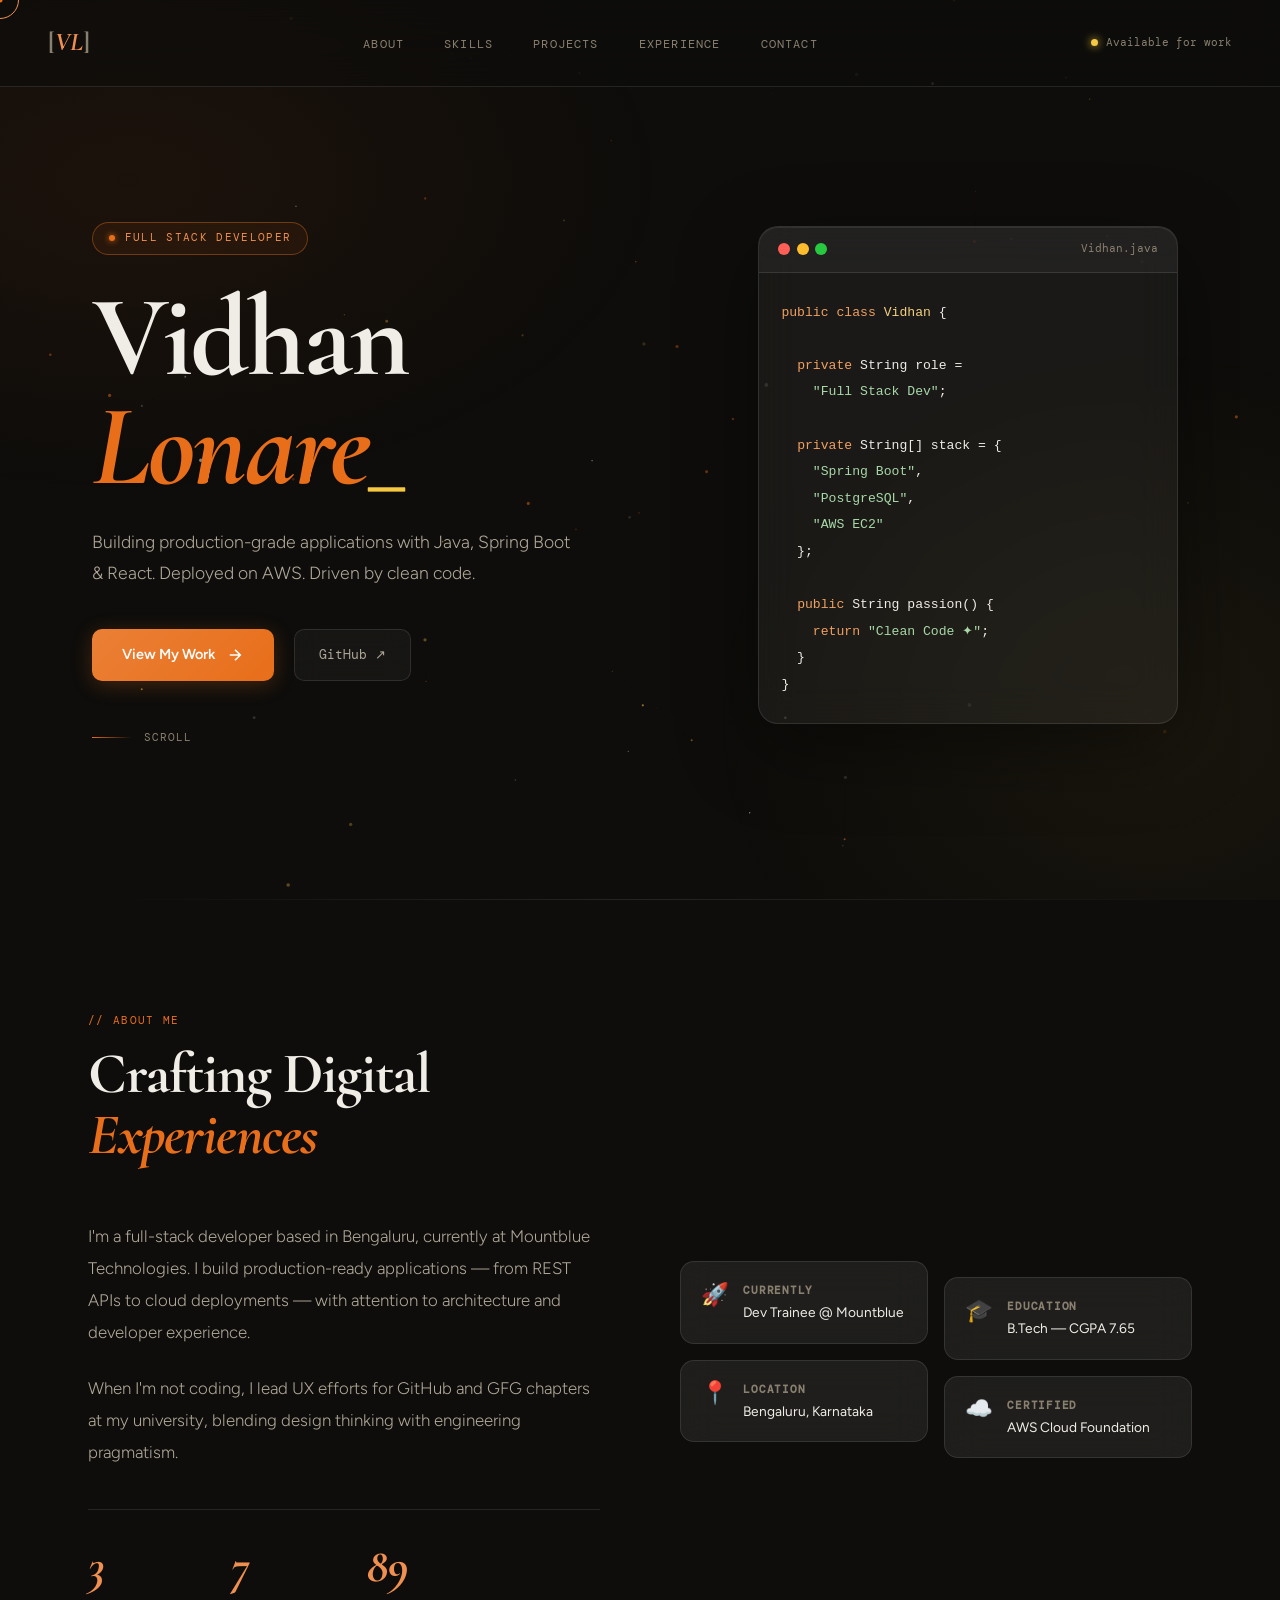
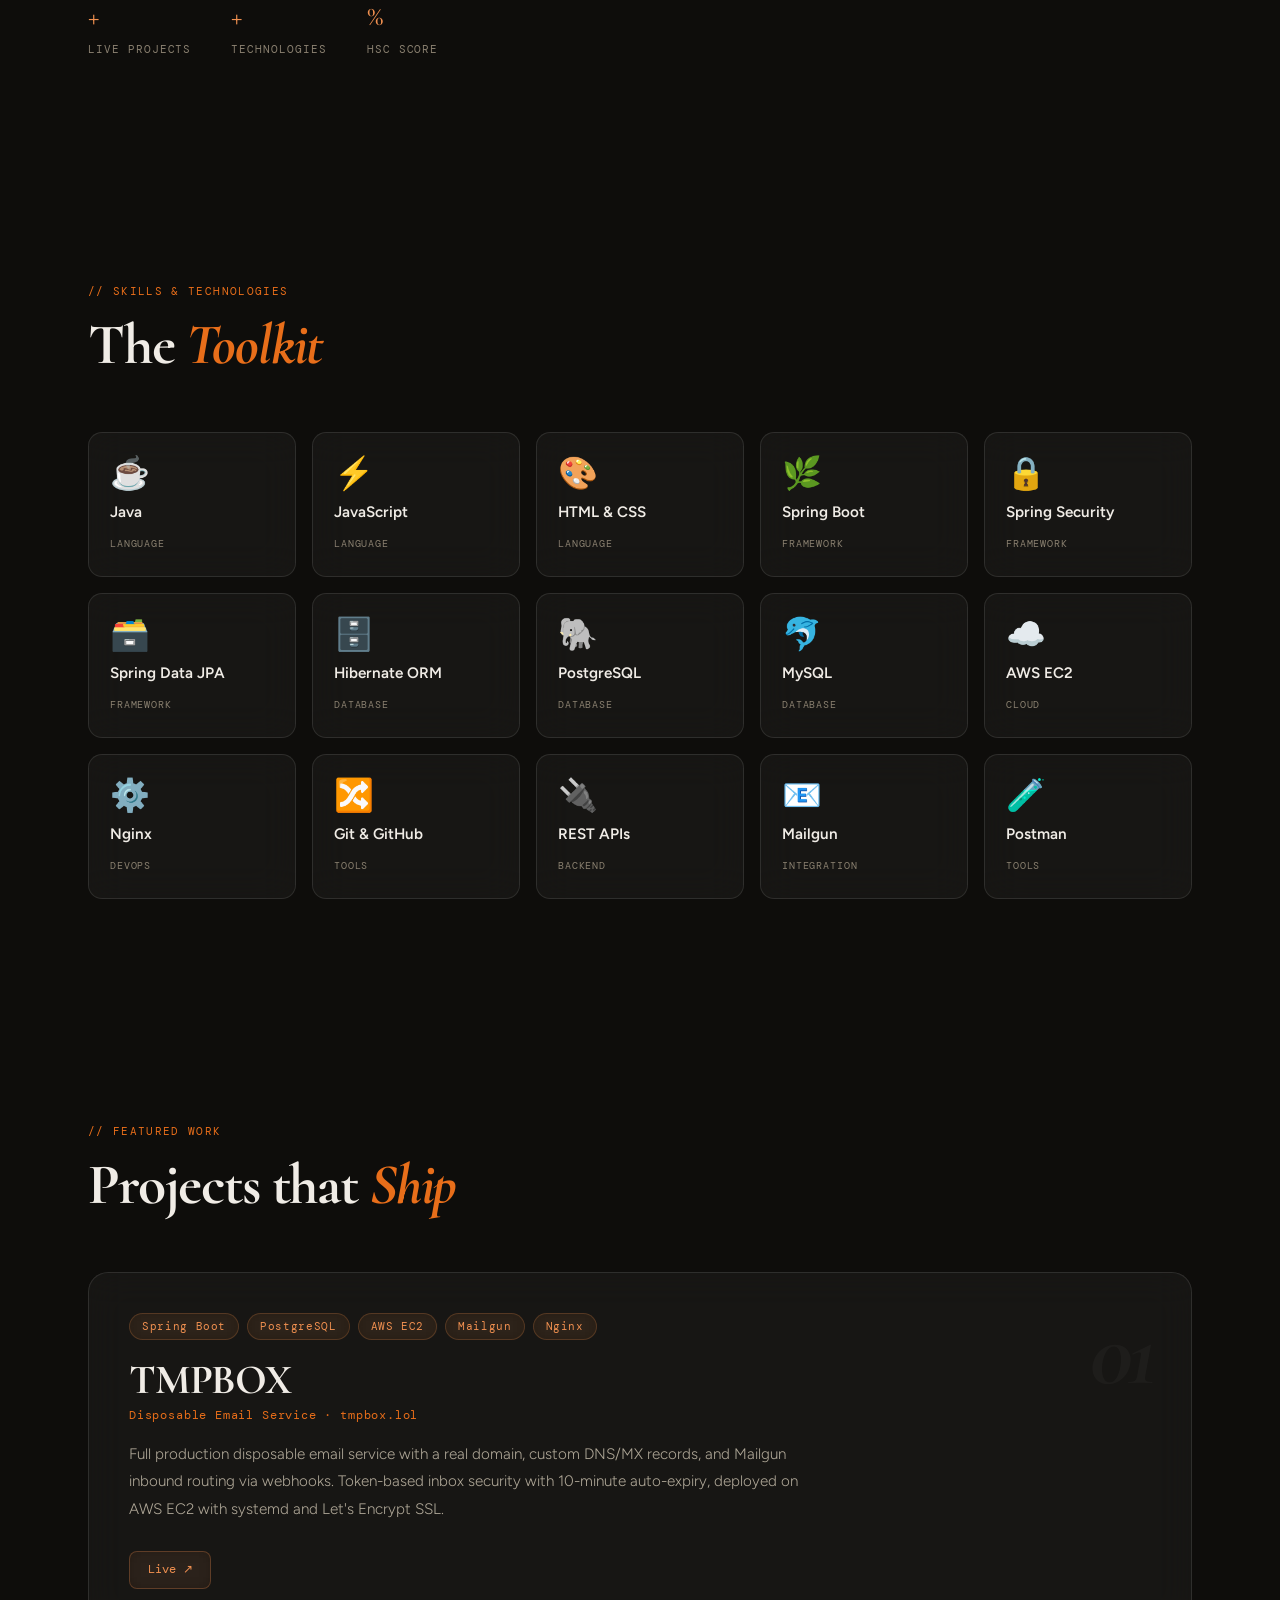
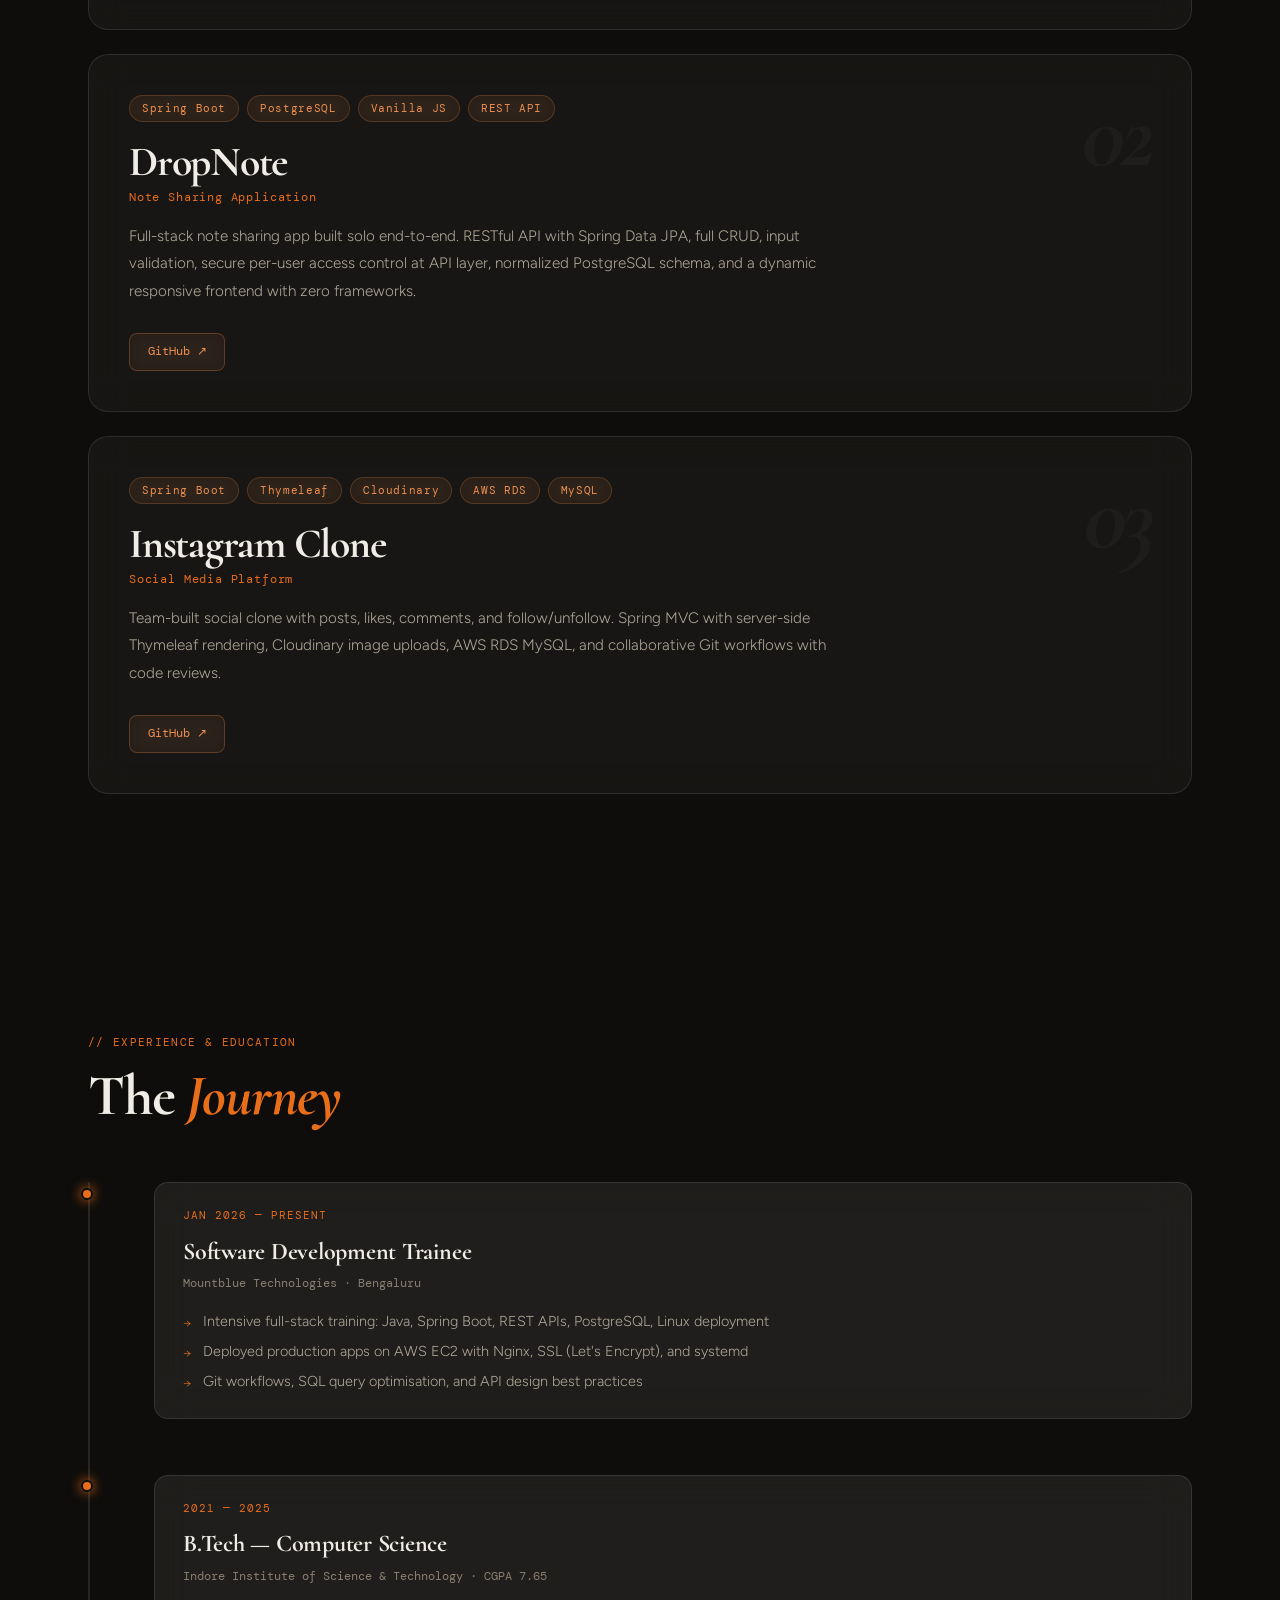
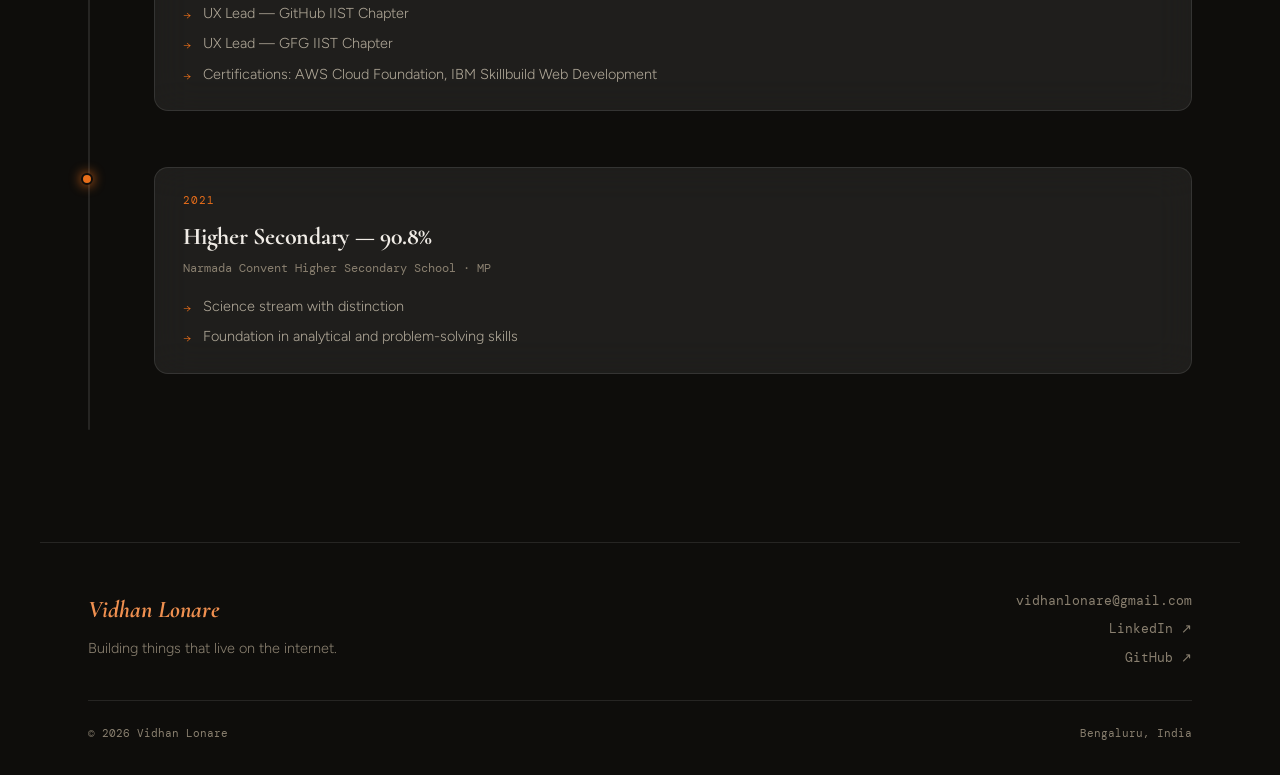
<file: home.html>
<!DOCTYPE html>
<html lang="en">
<head>
  <meta charset="UTF-8" />
  <meta name="viewport" content="width=device-width, initial-scale=1.0" />
  <title>Vidhan Lonare — Full Stack Developer</title>
  <link rel="preconnect" href="https://fonts.googleapis.com" />
  <link rel="preconnect" href="https://fonts.gstatic.com" crossorigin />
  <link href="https://fonts.googleapis.com/css2?family=Cormorant:ital,wght@0,300;0,400;0,600;0,700;1,300;1,400;1,700&family=Figtree:wght@300;400;500;600;700&family=DM+Mono:ital,wght@0,400;0,500;1,400&display=swap" rel="stylesheet" />
  <link rel="stylesheet" href="home.css" />
</head>
<body>

  <!-- Custom Cursor -->
  <div class="cursor-outer" id="cursorOuter"></div>
  <div class="cursor-dot"   id="cursorDot"></div>

  <!-- Navigation -->
  <nav id="navbar">
    <div class="nav-logo"><span class="logo-bracket">[</span>VL<span class="logo-bracket">]</span></div>
    <ul class="nav-links">
      <li><a href="#about"      class="nav-link magnetic">About</a></li>
      <li><a href="#skills"     class="nav-link magnetic">Skills</a></li>
      <li><a href="#projects"   class="nav-link magnetic">Projects</a></li>
      <li><a href="#experience" class="nav-link magnetic">Experience</a></li>
      <li><a href="#contact"    class="nav-link magnetic" id="contactBtn">Contact</a></li>
    </ul>
    <div class="nav-status"><span class="status-dot"></span>Available for work</div>
  </nav>

  <!-- Hero -->
  <section id="hero">
    <canvas id="particleCanvas"></canvas>
    <div class="hero-content">
      <div class="hero-tag reveal-up">Full Stack Developer</div>
      <h1 class="hero-title reveal-up">
        <span class="title-line">Vidhan</span>
        <span class="title-line accent-line">Lonare<span class="cursor-blink">_</span></span>
      </h1>
      <p class="hero-sub reveal-up">Building production-grade applications with Java, Spring Boot &amp; React. Deployed on AWS. Driven by clean code.</p>
      <div class="hero-cta reveal-up">
        <a href="#projects" class="btn-primary magnetic" id="heroBtn">
          <span>View My Work</span>
          <svg width="18" height="18" viewBox="0 0 24 24" fill="none" stroke="currentColor" stroke-width="2.2"><path d="M5 12h14M12 5l7 7-7 7"/></svg>
        </a>
        <a href="https://github.com/vidhanjodd" target="_blank" class="btn-ghost magnetic">GitHub ↗</a>
      </div>
      <div class="hero-scroll reveal-up">
        <div class="scroll-line"></div>
        <span>scroll</span>
      </div>
    </div>

    <div class="hero-code reveal-right">
      <div class="code-window">
        <div class="code-titlebar">
          <span class="dot red"></span>
          <span class="dot yellow"></span>
          <span class="dot green"></span>
          <span class="code-filename">Vidhan.java</span>
        </div>
        <pre class="code-body"><code><span class="c-keyword">public class</span> <span class="c-class">Vidhan</span> {

  <span class="c-keyword">private</span> String role =
    <span class="c-string">"Full Stack Dev"</span>;

  <span class="c-keyword">private</span> String[] stack = {
    <span class="c-string">"Spring Boot"</span>,
    <span class="c-string">"PostgreSQL"</span>,
    <span class="c-string">"AWS EC2"</span>
  };

  <span class="c-keyword">public</span> String passion() {
    <span class="c-keyword">return</span> <span class="c-string">"Clean Code ✦"</span>;
  }
}</code></pre>
      </div>
    </div>
  </section>

  <!-- About -->
  <section id="about">
    <div class="section-label reveal-up">// about me</div>
    <div class="about-grid">
      <div class="about-left reveal-left">
        <h2 class="section-title">Crafting Digital <br/><span class="accent">Experiences</span></h2>
        <p class="about-text">I'm a full-stack developer based in Bengaluru, currently at Mountblue Technologies. I build production-ready applications — from REST APIs to cloud deployments — with attention to architecture and developer experience.</p>
        <p class="about-text">When I'm not coding, I lead UX efforts for GitHub and GFG chapters at my university, blending design thinking with engineering pragmatism.</p>
        <div class="about-stats">
          <div class="stat-item">
            <span class="stat-num" data-target="3">0</span><span class="stat-suffix">+</span>
            <span class="stat-label">Live Projects</span>
          </div>
          <div class="stat-item">
            <span class="stat-num" data-target="7">0</span><span class="stat-suffix">+</span>
            <span class="stat-label">Technologies</span>
          </div>
          <div class="stat-item">
            <span class="stat-num" data-target="90">0</span><span class="stat-suffix">%</span>
            <span class="stat-label">HSC Score</span>
          </div>
        </div>
      </div>
      <div class="about-right reveal-right">
        <div class="about-card-stack">
          <div class="info-card card-1">
            <div class="card-icon">🚀</div>
            <div class="card-text">
              <strong>Currently</strong>
              <span>Dev Trainee @ Mountblue</span>
            </div>
          </div>
          <div class="info-card card-2">
            <div class="card-icon">🎓</div>
            <div class="card-text">
              <strong>Education</strong>
              <span>B.Tech — CGPA 7.65</span>
            </div>
          </div>
          <div class="info-card card-3">
            <div class="card-icon">📍</div>
            <div class="card-text">
              <strong>Location</strong>
              <span>Bengaluru, Karnataka</span>
            </div>
          </div>
          <div class="info-card card-4">
            <div class="card-icon">☁️</div>
            <div class="card-text">
              <strong>Certified</strong>
              <span>AWS Cloud Foundation</span>
            </div>
          </div>
        </div>
      </div>
    </div>
  </section>

  <!-- Skills -->
  <section id="skills">
    <div class="section-label reveal-up">// skills &amp; technologies</div>
    <h2 class="section-title reveal-up">The <span class="accent">Toolkit</span></h2>
    <div class="skills-grid" id="skillsGrid"></div>
  </section>

  <!-- Projects -->
  <section id="projects">
    <div class="section-label reveal-up">// featured work</div>
    <h2 class="section-title reveal-up">Projects that <span class="accent">Ship</span></h2>
    <div class="projects-container">

      <div class="project-card">
        <div class="project-inner">
          <div class="project-meta">
            <span class="project-tag">Spring Boot</span>
            <span class="project-tag">PostgreSQL</span>
            <span class="project-tag">AWS EC2</span>
            <span class="project-tag">Mailgun</span>
            <span class="project-tag">Nginx</span>
          </div>
          <h3 class="project-title">TMPBOX</h3>
          <p class="project-sub">Disposable Email Service · tmpbox.lol</p>
          <p class="project-desc">Full production disposable email service with a real domain, custom DNS/MX records, and Mailgun inbound routing via webhooks. Token-based inbox security with 10-minute auto-expiry, deployed on AWS EC2 with systemd and Let's Encrypt SSL.</p>
          <div class="project-links">
            <a href="https://tmpbox.lol" target="_blank" class="project-link magnetic">Live ↗</a>
          </div>
          <div class="project-number">01</div>
        </div>
      </div>

      <div class="project-card">
        <div class="project-inner">
          <div class="project-meta">
            <span class="project-tag">Spring Boot</span>
            <span class="project-tag">PostgreSQL</span>
            <span class="project-tag">Vanilla JS</span>
            <span class="project-tag">REST API</span>
          </div>
          <h3 class="project-title">DropNote</h3>
          <p class="project-sub">Note Sharing Application</p>
          <p class="project-desc">Full-stack note sharing app built solo end-to-end. RESTful API with Spring Data JPA, full CRUD, input validation, secure per-user access control at API layer, normalized PostgreSQL schema, and a dynamic responsive frontend with zero frameworks.</p>
          <div class="project-links">
            <a href="https://github.com/vidhanjodd" target="_blank" class="project-link magnetic">GitHub ↗</a>
          </div>
          <div class="project-number">02</div>
        </div>
      </div>

      <div class="project-card">
        <div class="project-inner">
          <div class="project-meta">
            <span class="project-tag">Spring Boot</span>
            <span class="project-tag">Thymeleaf</span>
            <span class="project-tag">Cloudinary</span>
            <span class="project-tag">AWS RDS</span>
            <span class="project-tag">MySQL</span>
          </div>
          <h3 class="project-title">Instagram Clone</h3>
          <p class="project-sub">Social Media Platform</p>
          <p class="project-desc">Team-built social clone with posts, likes, comments, and follow/unfollow. Spring MVC with server-side Thymeleaf rendering, Cloudinary image uploads, AWS RDS MySQL, and collaborative Git workflows with code reviews.</p>
          <div class="project-links">
            <a href="https://github.com/vidhanjodd" target="_blank" class="project-link magnetic">GitHub ↗</a>
          </div>
          <div class="project-number">03</div>
        </div>
      </div>

    </div>
  </section>

  <!-- Experience -->
  <section id="experience">
    <div class="section-label reveal-up">// experience &amp; education</div>
    <h2 class="section-title reveal-up">The <span class="accent">Journey</span></h2>
    <div class="timeline" id="timeline">
      <div class="timeline-line">
        <div class="timeline-progress" id="timelineProgress"></div>
      </div>
      <div class="timeline-items">

        <div class="timeline-item reveal-timeline">
          <div class="timeline-dot"></div>
          <div class="timeline-content-card">
            <div class="timeline-date">Jan 2026 — Present</div>
            <h3 class="timeline-title">Software Development Trainee</h3>
            <p class="timeline-company">Mountblue Technologies · Bengaluru</p>
            <ul class="timeline-list">
              <li>Intensive full-stack training: Java, Spring Boot, REST APIs, PostgreSQL, Linux deployment</li>
              <li>Deployed production apps on AWS EC2 with Nginx, SSL (Let's Encrypt), and systemd</li>
              <li>Git workflows, SQL query optimisation, and API design best practices</li>
            </ul>
          </div>
        </div>

        <div class="timeline-item reveal-timeline">
          <div class="timeline-dot"></div>
          <div class="timeline-content-card">
            <div class="timeline-date">2021 — 2025</div>
            <h3 class="timeline-title">B.Tech — Computer Science</h3>
            <p class="timeline-company">Indore Institute of Science &amp; Technology · CGPA 7.65</p>
            <ul class="timeline-list">
              <li>UX Lead — GitHub IIST Chapter</li>
              <li>UX Lead — GFG IIST Chapter</li>
              <li>Certifications: AWS Cloud Foundation, IBM Skillbuild Web Development</li>
            </ul>
          </div>
        </div>

        <div class="timeline-item reveal-timeline">
          <div class="timeline-dot"></div>
          <div class="timeline-content-card">
            <div class="timeline-date">2021</div>
            <h3 class="timeline-title">Higher Secondary — 90.8%</h3>
            <p class="timeline-company">Narmada Convent Higher Secondary School · MP</p>
            <ul class="timeline-list">
              <li>Science stream with distinction</li>
              <li>Foundation in analytical and problem-solving skills</li>
            </ul>
          </div>
        </div>

      </div>
    </div>
  </section>

  <!-- Footer -->
  <footer id="footer">
    <div class="footer-content">
      <div class="footer-left">
        <div class="footer-logo">Vidhan Lonare</div>
        <p>Building things that live on the internet.</p>
      </div>
      <div class="footer-links">
        <a href="mailto:vidhanlonare@gmail.com" class="footer-link magnetic">vidhanlonare@gmail.com</a>
        <a href="https://linkedin.com/in/vidhanlonare" target="_blank" class="footer-link magnetic">LinkedIn ↗</a>
        <a href="https://github.com/vidhanjodd" target="_blank" class="footer-link magnetic">GitHub ↗</a>
      </div>
    </div>
    <div class="footer-bottom">
      <span>© 2026 Vidhan Lonare</span>
      <span>Bengaluru, India</span>
    </div>
  </footer>

  <!-- Contact Modal -->
  <div class="modal-overlay" id="modalOverlay">
    <div class="modal-glass" id="modalGlass">
      <button class="modal-close" id="modalClose">✕</button>
      <div class="modal-tag">Let's Connect</div>
      <h2 class="modal-title">Say Hello<span style="color:var(--accent)">.</span></h2>
      <form class="modal-form" id="contactForm">
        <div class="form-group">
          <input type="text"  id="formName"    placeholder=" " required autocomplete="off" />
          <label for="formName">Your Name</label>
          <div class="input-glow"></div>
        </div>
        <div class="form-group">
          <input type="email" id="formEmail"   placeholder=" " required autocomplete="off" />
          <label for="formEmail">Email Address</label>
          <div class="input-glow"></div>
        </div>
        <div class="form-group">
          <textarea id="formMessage" rows="4"  placeholder=" " required></textarea>
          <label for="formMessage">Your Message</label>
          <div class="input-glow"></div>
        </div>
        <button type="submit" class="btn-primary magnetic" style="width:100%;justify-content:center;">
          <span>Send Message</span>
          <svg width="18" height="18" viewBox="0 0 24 24" fill="none" stroke="currentColor" stroke-width="2"><path d="M22 2L11 13M22 2l-7 20-4-9-9-4 20-7z"/></svg>
        </button>
      </form>
      <div class="modal-direct">
        <span>Or reach directly:</span>
        <a href="mailto:vidhanlonare@gmail.com">vidhanlonare@gmail.com</a>
      </div>
    </div>
  </div>

  <script src="home.js"></script>
</body>
</html>
</file>
<file: home.css>
/* ============================================
   VIDHAN LONARE — PORTFOLIO
   Elegant Amber · Charcoal · Glassmorphism
   ============================================ */

   :root {
    --bg:         #0e0d0b;
    --bg2:        #131210;
    --bg3:        #171512;
  
    /* Glass */
    --glass:      rgba(255, 255, 255, 0.04);
    --glass-md:   rgba(255, 255, 255, 0.07);
    --glass-border: rgba(255, 255, 255, 0.10);
    --glass-border-lit: rgba(230, 120, 30, 0.38);
    --glass-blur: 18px;
  
    /* Orange / Amber palette */
    --accent:     #e86e1a;
    --accent-lt:  #f09050;
    --accent-dim: rgba(232, 110, 26, 0.15);
    --accent2:    #c4551a;
    --accent3:    #f5c842;
    --glow:       rgba(232, 110, 26, 0.30);
  
    /* Text */
    --text:       #f0ece6;
    --text-muted: #8a8070;
    --text-dim:   #b0a898;
  
    /* Fonts */
    --font-display: 'Cormorant', serif;
    --font-body:    'Figtree', sans-serif;
    --font-mono:    'DM Mono', monospace;
  
    --radius:  14px;
    --ease:    cubic-bezier(0.16, 1, 0.3, 1);
  }
  
  /* ---- RESET ---- */
  *, *::before, *::after { box-sizing: border-box; margin: 0; padding: 0; }
  html { scroll-behavior: smooth; }
  body {
    background: var(--bg);
    color: var(--text);
    font-family: var(--font-body);
    overflow-x: hidden;
    cursor: none;
    line-height: 1.6;
  }
  
  /* Ambient orbs */
  body::after {
    content: '';
    position: fixed; inset: 0; z-index: 0; pointer-events: none;
    background:
      radial-gradient(ellipse 60% 50% at 10% 20%, rgba(200,80,20,0.08) 0%, transparent 70%),
      radial-gradient(ellipse 50% 60% at 90% 80%, rgba(245,200,66,0.05) 0%, transparent 70%);
  }
  
  a  { text-decoration: none; color: inherit; }
  ul { list-style: none; }
  ::selection { background: var(--accent); color: #fff; }
  
  /* ============================================
     CUSTOM CURSOR
     ============================================ */
  .cursor-outer {
    position: fixed; top:0; left:0; z-index:9999;
    width:38px; height:38px;
    border: 1.5px solid var(--accent-lt);
    border-radius: 50%;
    pointer-events: none;
    transform: translate(-50%,-50%);
    transition: width .3s var(--ease), height .3s var(--ease), background .3s ease, border-color .3s ease;
  }
  .cursor-dot {
    position:fixed; top:0; left:0; z-index:10000;
    width:5px; height:5px;
    background: var(--accent);
    border-radius:50%;
    pointer-events:none;
    transform: translate(-50%,-50%);
  }
  body.cursor-hover .cursor-outer {
    width:64px; height:64px;
    background: rgba(232,110,26,0.09);
    border-color: var(--accent);
  }
  
  /* ============================================
     NAVIGATION
     ============================================ */
  #navbar {
    position:fixed; top:0; left:0; right:0; z-index:1000;
    display:flex; align-items:center; justify-content:space-between;
    padding: 1.4rem 3rem;
    background: rgba(14,13,11,0.55);
    backdrop-filter: blur(24px);
    -webkit-backdrop-filter: blur(24px);
    border-bottom: 1px solid var(--glass-border);
    transition: padding .4s var(--ease), background .4s ease;
  }
  #navbar.scrolled { padding: .9rem 3rem; background: rgba(14,13,11,0.85); }
  
  .nav-logo {
    font-family: var(--font-display);
    font-size: 1.6rem; font-weight:700; font-style:italic;
    color: var(--accent-lt);
  }
  .logo-bracket { color: var(--text-muted); font-style:normal; }
  
  .nav-links { display:flex; gap:2.5rem; }
  .nav-link {
    font-family: var(--font-mono); font-size:.74rem;
    color: var(--text-muted); letter-spacing:.1em; text-transform:uppercase;
    transition: color .3s ease;
    position:relative;
  }
  .nav-link::after {
    content:''; position:absolute; bottom:-4px; left:0; right:0;
    height:1px; background: var(--accent);
    transform:scaleX(0); transform-origin:left;
    transition: transform .4s var(--ease);
  }
  .nav-link:hover { color: var(--accent-lt); }
  .nav-link:hover::after { transform:scaleX(1); }
  
  .nav-status {
    display:flex; align-items:center; gap:.5rem;
    font-family: var(--font-mono); font-size:.68rem; color: var(--text-muted);
  }
  .status-dot {
    width:7px; height:7px; border-radius:50%;
    background: var(--accent3); box-shadow:0 0 8px var(--accent3);
    animation: pulse-dot 2s ease-in-out infinite;
  }
  @keyframes pulse-dot { 0%,100%{opacity:1} 50%{opacity:.35} }
  
  /* ============================================
     HERO
     ============================================ */
  #hero {
    position:relative; min-height:100vh;
    display:flex; align-items:center;
    padding: 8rem 3rem 4rem;
    overflow:hidden;
  }
  #particleCanvas { position:absolute; inset:0; width:100%; height:100%; z-index:0; }
  
  #hero::before {
    content:''; position:absolute; bottom:0; left:3rem; right:3rem;
    height:1px;
    background: linear-gradient(90deg, transparent, var(--glass-border), transparent);
  }
  
  .hero-content { position:relative; z-index:2; max-width:620px; flex:1; }
  
  .hero-tag {
    display:inline-flex; align-items:center; gap:.6rem;
    font-family: var(--font-mono); font-size:.7rem;
    color: var(--accent-lt);
    border: 1px solid var(--glass-border-lit);
    padding: .4rem 1rem; border-radius:99px;
    letter-spacing:.12em; text-transform:uppercase;
    margin-bottom:1.75rem;
    background: rgba(232,110,26,0.07);
    backdrop-filter: blur(8px);
  }
  .hero-tag::before {
    content:''; width:6px; height:6px; border-radius:50%;
    background: var(--accent); box-shadow:0 0 6px var(--accent);
  }
  
  .hero-title {
    font-family: var(--font-display);
    font-size: clamp(4rem,9vw,8rem);
    font-weight:700; line-height:.95;
    letter-spacing:-.02em; margin-bottom:1.5rem;
  }
  .title-line { display:block; }
  .accent-line { color: var(--accent); font-style:italic; }
  .cursor-blink { animation: blink 1.1s step-end infinite; color: var(--accent3); font-weight:300; }
  @keyframes blink { 0%,100%{opacity:1} 50%{opacity:0} }
  
  .hero-sub {
    font-family: var(--font-body); font-weight:300;
    font-size: clamp(.95rem,1.5vw,1.1rem);
    color: var(--text-dim); line-height:1.8;
    max-width:480px; margin-bottom:2.5rem;
  }
  .hero-cta { display:flex; align-items:center; gap:1.25rem; flex-wrap:wrap; margin-bottom:3rem; }
  
  .hero-scroll {
    display:flex; align-items:center; gap:.75rem;
    font-family: var(--font-mono); font-size:.67rem;
    color: var(--text-muted); text-transform:uppercase; letter-spacing:.1em;
  }
  .scroll-line {
    width:40px; height:1px;
    background: linear-gradient(90deg, var(--accent), transparent);
    animation: spulse 2.5s ease-in-out infinite;
  }
  @keyframes spulse { 0%,100%{width:40px;opacity:.5} 50%{width:64px;opacity:1} }
  
  /* Buttons */
  .btn-primary {
    display:inline-flex; align-items:center; gap:.65rem;
    background: var(--accent); color:#fff;
    font-family: var(--font-body); font-weight:600; font-size:.9rem;
    padding: .9rem 1.9rem; border-radius:10px;
    border:none; cursor:none; position:relative; overflow:hidden;
    transition: transform .3s var(--ease), box-shadow .3s ease, background .3s ease;
    box-shadow: 0 4px 20px rgba(232,110,26,.25);
  }
  .btn-primary::after {
    content:''; position:absolute; inset:0;
    background: linear-gradient(135deg,rgba(255,255,255,.12),transparent);
    border-radius:inherit;
  }
  .btn-primary:hover { background: var(--accent-lt); box-shadow:0 8px 32px rgba(232,110,26,.45); }
  
  .btn-ghost {
    display:inline-flex; align-items:center; gap:.4rem;
    font-family: var(--font-mono); font-size:.82rem;
    color: var(--text-dim);
    border: 1px solid var(--glass-border);
    background: var(--glass); backdrop-filter:blur(12px);
    padding: .9rem 1.5rem; border-radius:10px;
    transition: border-color .3s ease, color .3s ease, background .3s ease;
  }
  .btn-ghost:hover { border-color: var(--glass-border-lit); color: var(--accent-lt); background: var(--accent-dim); }
  
  /* Code Window */
  .hero-code { position:relative; z-index:2; flex:1; max-width:420px; margin-left:auto; }
  .code-window {
    background: rgba(255,255,255,0.05);
    backdrop-filter: blur(20px); -webkit-backdrop-filter: blur(20px);
    border: 1px solid var(--glass-border);
    border-radius:20px; overflow:hidden;
    box-shadow: 0 24px 80px rgba(0,0,0,.4), inset 0 1px 0 rgba(255,255,255,.07);
  }
  .code-titlebar {
    display:flex; align-items:center; gap:.4rem;
    padding: .85rem 1.2rem;
    background: rgba(255,255,255,0.04);
    border-bottom: 1px solid var(--glass-border);
  }
  .dot { width:12px; height:12px; border-radius:50%; }
  .dot.red{background:#ff5f56} .dot.yellow{background:#ffbd2e} .dot.green{background:#27c93f}
  .code-filename { margin-left:auto; font-family:var(--font-mono); font-size:.7rem; color:var(--text-muted); }
  .code-body { padding:1.6rem 1.4rem; font-family:var(--font-mono); font-size:.82rem; line-height:1.95; overflow-x:auto; }
  .c-keyword{color:#f0a060} .c-class{color:#f5d080} .c-string{color:#a8d8a8}
  
  /* ============================================
     SECTIONS — COMMON
     ============================================ */
  section { padding:7rem 3rem; max-width:1200px; margin:0 auto; position:relative; z-index:1; }
  .section-label {
    font-family:var(--font-mono); font-size:.7rem;
    color:var(--accent); letter-spacing:.12em;
    text-transform:uppercase; margin-bottom:.9rem;
  }
  .section-title {
    font-family:var(--font-display);
    font-size: clamp(2.2rem,4.5vw,4rem);
    font-weight:700; letter-spacing:-.02em; line-height:1.05;
    margin-bottom:3.5rem;
  }
  .section-title .accent { color:var(--accent); font-style:italic; }
  
  /* ============================================
     ABOUT
     ============================================ */
  .about-grid { display:grid; grid-template-columns:1fr 1fr; gap:5rem; align-items:center; }
  .about-text { color:var(--text-dim); line-height:1.9; margin-bottom:1.5rem; font-size:1.05rem; font-weight:300; }
  .about-stats { display:flex; gap:2.5rem; margin-top:2.5rem; padding-top:2rem; border-top:1px solid var(--glass-border); }
  .stat-item { display:flex; flex-direction:column; gap:.2rem; }
  .stat-num { font-family:var(--font-display); font-size:3rem; font-weight:700; color:var(--accent-lt); line-height:1; font-style:italic; }
  .stat-suffix { font-family:var(--font-display); font-size:1.8rem; color:var(--accent-lt); }
  .stat-label { font-family:var(--font-mono); font-size:.66rem; color:var(--text-muted); text-transform:uppercase; letter-spacing:.09em; }
  
  .about-card-stack { display:grid; grid-template-columns:1fr 1fr; gap:1rem; }
  .info-card {
    background:var(--glass-md);
    backdrop-filter:blur(var(--glass-blur)); -webkit-backdrop-filter:blur(var(--glass-blur));
    border:1px solid var(--glass-border); border-radius:var(--radius);
    padding:1.25rem; display:flex; gap:.9rem; align-items:flex-start;
    transition: border-color .35s ease, transform .4s var(--ease), box-shadow .3s ease, background .3s ease;
  }
  .info-card:hover {
    border-color:var(--glass-border-lit); transform:translateY(-5px) !important;
    background:rgba(232,110,26,0.06); box-shadow:0 12px 32px rgba(232,110,26,.10);
  }
  .card-icon { font-size:1.4rem; line-height:1; flex-shrink:0; margin-top:.1rem; }
  .card-text { display:flex; flex-direction:column; gap:.25rem; }
  .card-text strong { font-size:.68rem; color:var(--text-muted); font-family:var(--font-mono); text-transform:uppercase; letter-spacing:.07em; }
  .card-text span { font-size:.86rem; color:var(--text); line-height:1.4; }
  .card-2,.card-4 { transform:translateY(1rem); }
  
  /* ============================================
     SKILLS
     ============================================ */
  .skills-grid { display:grid; grid-template-columns:repeat(auto-fill,minmax(190px,1fr)); gap:1rem; }
  .skill-card {
    background:var(--glass);
    backdrop-filter:blur(var(--glass-blur)); -webkit-backdrop-filter:blur(var(--glass-blur));
    border:1px solid var(--glass-border); border-radius:var(--radius);
    padding:1.5rem 1.3rem; display:flex; flex-direction:column; gap:.7rem;
    transition: transform .15s linear, box-shadow .3s ease, border-color .3s ease, background .3s ease;
    transform-style:preserve-3d; will-change:transform; cursor:none;
  }
  .skill-card:hover {
    border-color:var(--glass-border-lit); background:rgba(232,110,26,0.05);
    box-shadow: 0 16px 40px rgba(232,110,26,.12), inset 0 1px 0 rgba(255,255,255,.06);
  }
  .skill-icon { font-size:2rem; line-height:1; }
  .skill-name { font-family:var(--font-body); font-weight:600; font-size:.95rem; color:var(--text); }
  .skill-category { font-family:var(--font-mono); font-size:.64rem; color:var(--text-muted); text-transform:uppercase; letter-spacing:.09em; }
  
  /* ============================================
     PROJECTS
     ============================================ */
  #projects { padding-bottom:8rem; }
  .projects-container { display:flex; flex-direction:column; gap:1.5rem; }
  .project-card {
    background:var(--glass);
    backdrop-filter:blur(var(--glass-blur)); -webkit-backdrop-filter:blur(var(--glass-blur));
    border:1px solid var(--glass-border); border-radius:20px; overflow:hidden;
    position:relative;
    transition: border-color .4s ease, box-shadow .4s ease, transform .4s var(--ease), background .4s ease;
  }
  .project-card::before {
    content:''; position:absolute; top:0; left:0; right:0; height:2px;
    background: linear-gradient(90deg, transparent, var(--accent), transparent);
    opacity:0; transition: opacity .4s ease;
  }
  .project-card:hover::before { opacity:1; }
  .project-card:hover {
    border-color:var(--glass-border-lit); transform:translateY(-6px);
    background:rgba(232,110,26,0.04);
    box-shadow: 0 24px 60px rgba(232,110,26,.10), inset 0 1px 0 rgba(255,255,255,.06);
  }
  .project-inner { padding:2.5rem; position:relative; }
  .project-meta { display:flex; flex-wrap:wrap; gap:.5rem; margin-bottom:1.25rem; }
  .project-tag {
    font-family:var(--font-mono); font-size:.67rem; color:var(--accent-lt);
    border:1px solid rgba(240,144,80,.22); background:rgba(232,110,26,.07);
    padding:.25rem .75rem; border-radius:99px; letter-spacing:.06em;
    backdrop-filter:blur(8px);
  }
  .project-title { font-family:var(--font-display); font-size:2.6rem; font-weight:700; letter-spacing:-.03em; line-height:1; margin-bottom:.3rem; }
  .project-sub { font-family:var(--font-mono); font-size:.73rem; color:var(--accent); margin-bottom:1rem; letter-spacing:.07em; }
  .project-desc { color:var(--text-dim); line-height:1.8; max-width:700px; font-size:.95rem; font-weight:300; margin-bottom:1.75rem; }
  .project-links { display:flex; gap:1rem; }
  .project-link {
    font-family:var(--font-mono); font-size:.77rem; color:var(--accent-lt);
    border:1px solid rgba(240,144,80,.28); background:rgba(232,110,26,.06);
    backdrop-filter:blur(8px); padding:.5rem 1.1rem; border-radius:8px;
    transition: background .3s ease, color .3s ease, border-color .3s ease;
  }
  .project-link:hover { background:var(--accent); color:#fff; border-color:var(--accent); }
  .project-number {
    position:absolute; top:2rem; right:2.5rem;
    font-family:var(--font-display); font-size:6rem; font-weight:700;
    color:rgba(255,255,255,0.03); line-height:1; letter-spacing:-.05em;
    user-select:none; pointer-events:none; font-style:italic;
  }
  
  /* ============================================
     TIMELINE
     ============================================ */
  .timeline { position:relative; display:flex; gap:4rem; }
  .timeline-line { position:relative; width:2px; background:var(--glass-border); flex-shrink:0; border-radius:2px; }
  .timeline-progress {
    position:absolute; top:0; left:0; right:0; height:0%;
    background: linear-gradient(180deg, var(--accent), var(--accent3));
    border-radius:2px; transition:height .25s ease;
    box-shadow:0 0 14px rgba(232,110,26,.5);
  }
  .timeline-items { flex:1; display:flex; flex-direction:column; }
  .timeline-item { position:relative; padding-bottom:2rem; opacity:0; transform:translateX(-20px); transition:opacity .7s ease,transform .7s var(--ease); }
  .timeline-item.visible { opacity:1; transform:translateX(0); }
  .timeline-dot {
    position:absolute; left:-4.55rem; top:.35rem;
    width:12px; height:12px; border-radius:50%;
    background:var(--accent); border:2px solid var(--bg);
    box-shadow:0 0 12px var(--accent);
  }
  .timeline-content-card {
    background:var(--glass-md);
    backdrop-filter:blur(var(--glass-blur)); -webkit-backdrop-filter:blur(var(--glass-blur));
    border:1px solid var(--glass-border); border-radius:var(--radius);
    padding:1.5rem 1.75rem; margin-bottom:1.5rem;
    transition: border-color .3s ease, background .3s ease;
  }
  .timeline-content-card:hover { border-color:var(--glass-border-lit); background:rgba(232,110,26,0.04); }
  .timeline-date { font-family:var(--font-mono); font-size:.68rem; color:var(--accent); text-transform:uppercase; letter-spacing:.09em; margin-bottom:.5rem; }
  .timeline-title { font-family:var(--font-display); font-size:1.5rem; font-weight:700; margin-bottom:.2rem; letter-spacing:-.01em; }
  .timeline-company { font-family:var(--font-mono); font-size:.76rem; color:var(--text-muted); margin-bottom:1rem; }
  .timeline-list { display:flex; flex-direction:column; gap:.4rem; }
  .timeline-list li { color:var(--text-dim); font-size:.9rem; padding-left:1.25rem; position:relative; line-height:1.65; font-weight:300; }
  .timeline-list li::before { content:'→'; position:absolute; left:0; color:var(--accent); font-size:.7rem; top:.25rem; }
  
  /* ============================================
     FOOTER
     ============================================ */
  #footer { max-width:1200px; margin:0 auto; padding:3rem 3rem 2rem; border-top:1px solid var(--glass-border); position:relative; z-index:1; }
  .footer-content { display:flex; justify-content:space-between; align-items:flex-start; margin-bottom:2rem; flex-wrap:wrap; gap:2rem; }
  .footer-logo { font-family:var(--font-display); font-size:1.5rem; font-weight:700; font-style:italic; color:var(--accent-lt); margin-bottom:.5rem; }
  .footer-left p { color:var(--text-muted); font-size:.9rem; font-weight:300; }
  .footer-links { display:flex; flex-direction:column; gap:.5rem; align-items:flex-end; }
  .footer-link { font-family:var(--font-mono); font-size:.8rem; color:var(--text-muted); transition:color .3s ease; }
  .footer-link:hover { color:var(--accent-lt); }
  .footer-bottom { display:flex; justify-content:space-between; font-family:var(--font-mono); font-size:.68rem; color:var(--text-muted); padding-top:1.5rem; border-top:1px solid var(--glass-border); }
  
  /* ============================================
     CONTACT MODAL — GLASS
     ============================================ */
  .modal-overlay {
    position:fixed; inset:0; z-index:2000;
    background:rgba(8,7,5,0.65);
    backdrop-filter:blur(16px); -webkit-backdrop-filter:blur(16px);
    display:flex; align-items:center; justify-content:center; padding:2rem;
    opacity:0; pointer-events:none; transition:opacity .4s ease;
  }
  .modal-overlay.active { opacity:1; pointer-events:all; }
  .modal-glass {
    background:rgba(28,24,18,0.72);
    border:1px solid rgba(255,255,255,0.12);
    border-radius:24px; padding:2.75rem; width:100%; max-width:500px;
    position:relative;
    backdrop-filter:blur(32px); -webkit-backdrop-filter:blur(32px);
    box-shadow: 0 40px 100px rgba(0,0,0,.5), inset 0 1px 0 rgba(255,255,255,.08), 0 0 0 1px rgba(232,110,26,.06);
    transform:translateY(24px) scale(0.97); transition:transform .45s var(--ease);
  }
  .modal-overlay.active .modal-glass { transform:translateY(0) scale(1); }
  .modal-close {
    position:absolute; top:1.25rem; right:1.25rem;
    background:var(--glass-md); backdrop-filter:blur(8px);
    border:1px solid var(--glass-border); color:var(--text-muted);
    width:36px; height:36px; border-radius:50%; font-size:.85rem; cursor:none;
    display:flex; align-items:center; justify-content:center;
    transition: background .3s ease, color .3s ease, border-color .3s ease;
  }
  .modal-close:hover { background:rgba(232,110,26,.12); color:var(--accent-lt); border-color:var(--glass-border-lit); }
  .modal-tag { font-family:var(--font-mono); font-size:.68rem; color:var(--accent); text-transform:uppercase; letter-spacing:.1em; margin-bottom:.5rem; }
  .modal-title { font-family:var(--font-display); font-size:2.4rem; font-weight:700; margin-bottom:2rem; letter-spacing:-.02em; }
  .modal-form { display:flex; flex-direction:column; gap:1.25rem; }
  .form-group { position:relative; }
  .form-group input, .form-group textarea {
    width:100%; background:rgba(255,255,255,0.04);
    border:1px solid var(--glass-border); border-radius:10px;
    padding:1.1rem 1rem .5rem; color:var(--text);
    font-family:var(--font-body); font-size:.95rem;
    outline:none; resize:none; cursor:none;
    transition: border-color .3s ease, background .3s ease; backdrop-filter:blur(8px);
  }
  .form-group input:focus, .form-group textarea:focus { border-color:var(--accent); background:rgba(232,110,26,.04); }
  .form-group label {
    position:absolute; left:1rem; top:.85rem;
    font-size:.85rem; color:var(--text-muted); font-family:var(--font-body);
    pointer-events:none;
    transition: top .2s ease, font-size .2s ease, color .2s ease, letter-spacing .2s ease;
  }
  .form-group input:focus+label,
  .form-group input:not(:placeholder-shown)+label,
  .form-group textarea:focus+label,
  .form-group textarea:not(:placeholder-shown)+label {
    top:.2rem; font-size:.6rem; color:var(--accent-lt);
    font-family:var(--font-mono); letter-spacing:.07em; text-transform:uppercase;
  }
  .input-glow {
    position:absolute; bottom:0; left:50%; width:0; height:1px;
    background:var(--accent); transform:translateX(-50%);
    transition:width .4s var(--ease); border-radius:1px;
    box-shadow:0 0 8px var(--accent);
  }
  .form-group input:focus~.input-glow,
  .form-group textarea:focus~.input-glow { width:100%; }
  .modal-direct { margin-top:1.5rem; display:flex; align-items:center; gap:.5rem; font-family:var(--font-mono); font-size:.73rem; color:var(--text-muted); justify-content:center; }
  .modal-direct a { color:var(--accent-lt); }
  
  /* ============================================
     REVEAL ANIMATIONS
     ============================================ */
  .reveal-up,.reveal-left,.reveal-right { opacity:0; transition:opacity .8s ease,transform .8s var(--ease); }
  .reveal-up    { transform:translateY(36px); }
  .reveal-left  { transform:translateX(-36px); }
  .reveal-right { transform:translateX(36px); }
  .reveal-up.visible,.reveal-left.visible,.reveal-right.visible { opacity:1; transform:translate(0); }
  .hero-tag.visible   { transition-delay:.10s; }
  .hero-title.visible { transition-delay:.20s; }
  .hero-sub.visible   { transition-delay:.30s; }
  .hero-cta.visible   { transition-delay:.40s; }
  .hero-scroll.visible{ transition-delay:.50s; }
  .hero-code.visible  { transition-delay:.25s; }
  
  /* ============================================
     RESPONSIVE
     ============================================ */
  @media(max-width:900px){
    #navbar{padding:1rem 1.5rem;}
    .nav-links,.nav-status{display:none;}
    section{padding:5rem 1.5rem;}
    #hero{padding:7rem 1.5rem 3rem;flex-direction:column;gap:3rem;}
    .hero-code{max-width:100%;margin:0;}
    .about-grid{grid-template-columns:1fr;gap:3rem;}
    .timeline{flex-direction:column;}
    .timeline-line,.timeline-dot{display:none;}
    .footer-content{flex-direction:column;}
    .footer-links{align-items:flex-start;}
    .about-card-stack{grid-template-columns:1fr;}
    .card-2,.card-4{transform:none;}
  }
  @media(max-width:480px){
    .hero-title{font-size:3rem;}
    .skills-grid{grid-template-columns:1fr 1fr;}
  }
</file>
